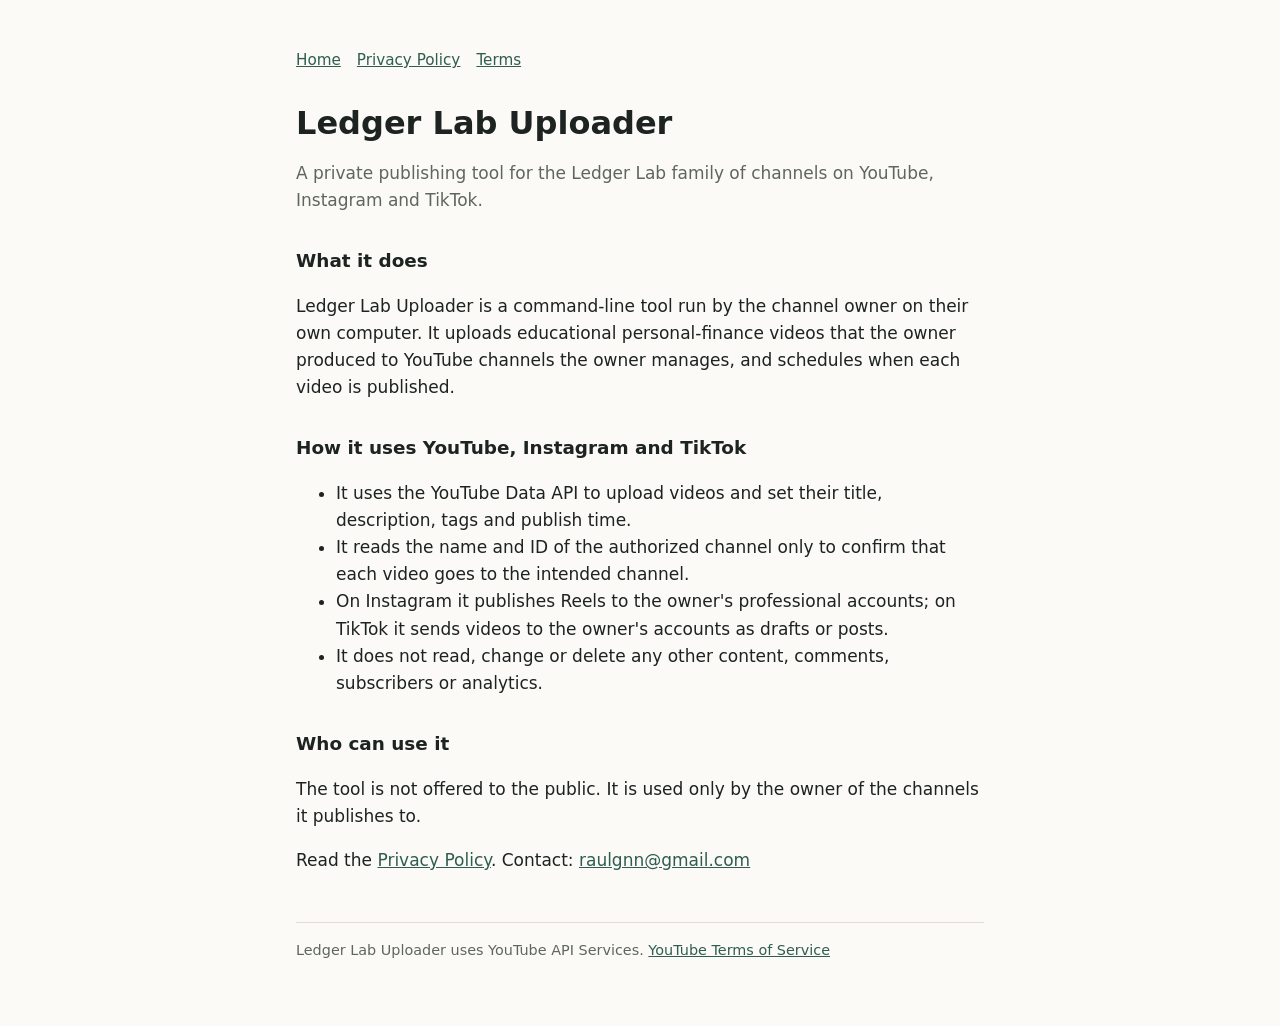
<file: index.html>
<!doctype html>
<html lang="en">
<head>
<meta charset="utf-8">
<meta name="viewport" content="width=device-width, initial-scale=1">
<title>Ledger Lab Uploader</title>
<link rel="stylesheet" href="style.css">
</head>
<body>
<main>
<nav><a href="./">Home</a><a href="privacy.html">Privacy Policy</a><a href="terms.html">Terms</a></nav>
<h1>Ledger Lab Uploader</h1>
<p class="muted">A private publishing tool for the Ledger Lab family of channels on YouTube, Instagram and TikTok.</p>

<h2>What it does</h2>
<p>Ledger Lab Uploader is a command-line tool run by the channel owner on their own computer. It uploads
educational personal-finance videos that the owner produced to YouTube channels the owner manages, and
schedules when each video is published.</p>

<h2>How it uses YouTube, Instagram and TikTok</h2>
<ul>
<li>It uses the YouTube Data API to upload videos and set their title, description, tags and publish time.</li>
<li>It reads the name and ID of the authorized channel only to confirm that each video goes to the intended channel.</li>
<li>On Instagram it publishes Reels to the owner's professional accounts; on TikTok it sends videos to the owner's accounts as drafts or posts.</li>
<li>It does not read, change or delete any other content, comments, subscribers or analytics.</li>
</ul>

<h2>Who can use it</h2>
<p>The tool is not offered to the public. It is used only by the owner of the channels it publishes to.</p>

<p>Read the <a href="privacy.html">Privacy Policy</a>. Contact: <a href="mailto:raulgnn@gmail.com">raulgnn@gmail.com</a></p>

<footer>Ledger Lab Uploader uses YouTube API Services. <a href="https://www.youtube.com/t/terms">YouTube Terms of Service</a></footer>
</main>
</body>
</html>
</file>
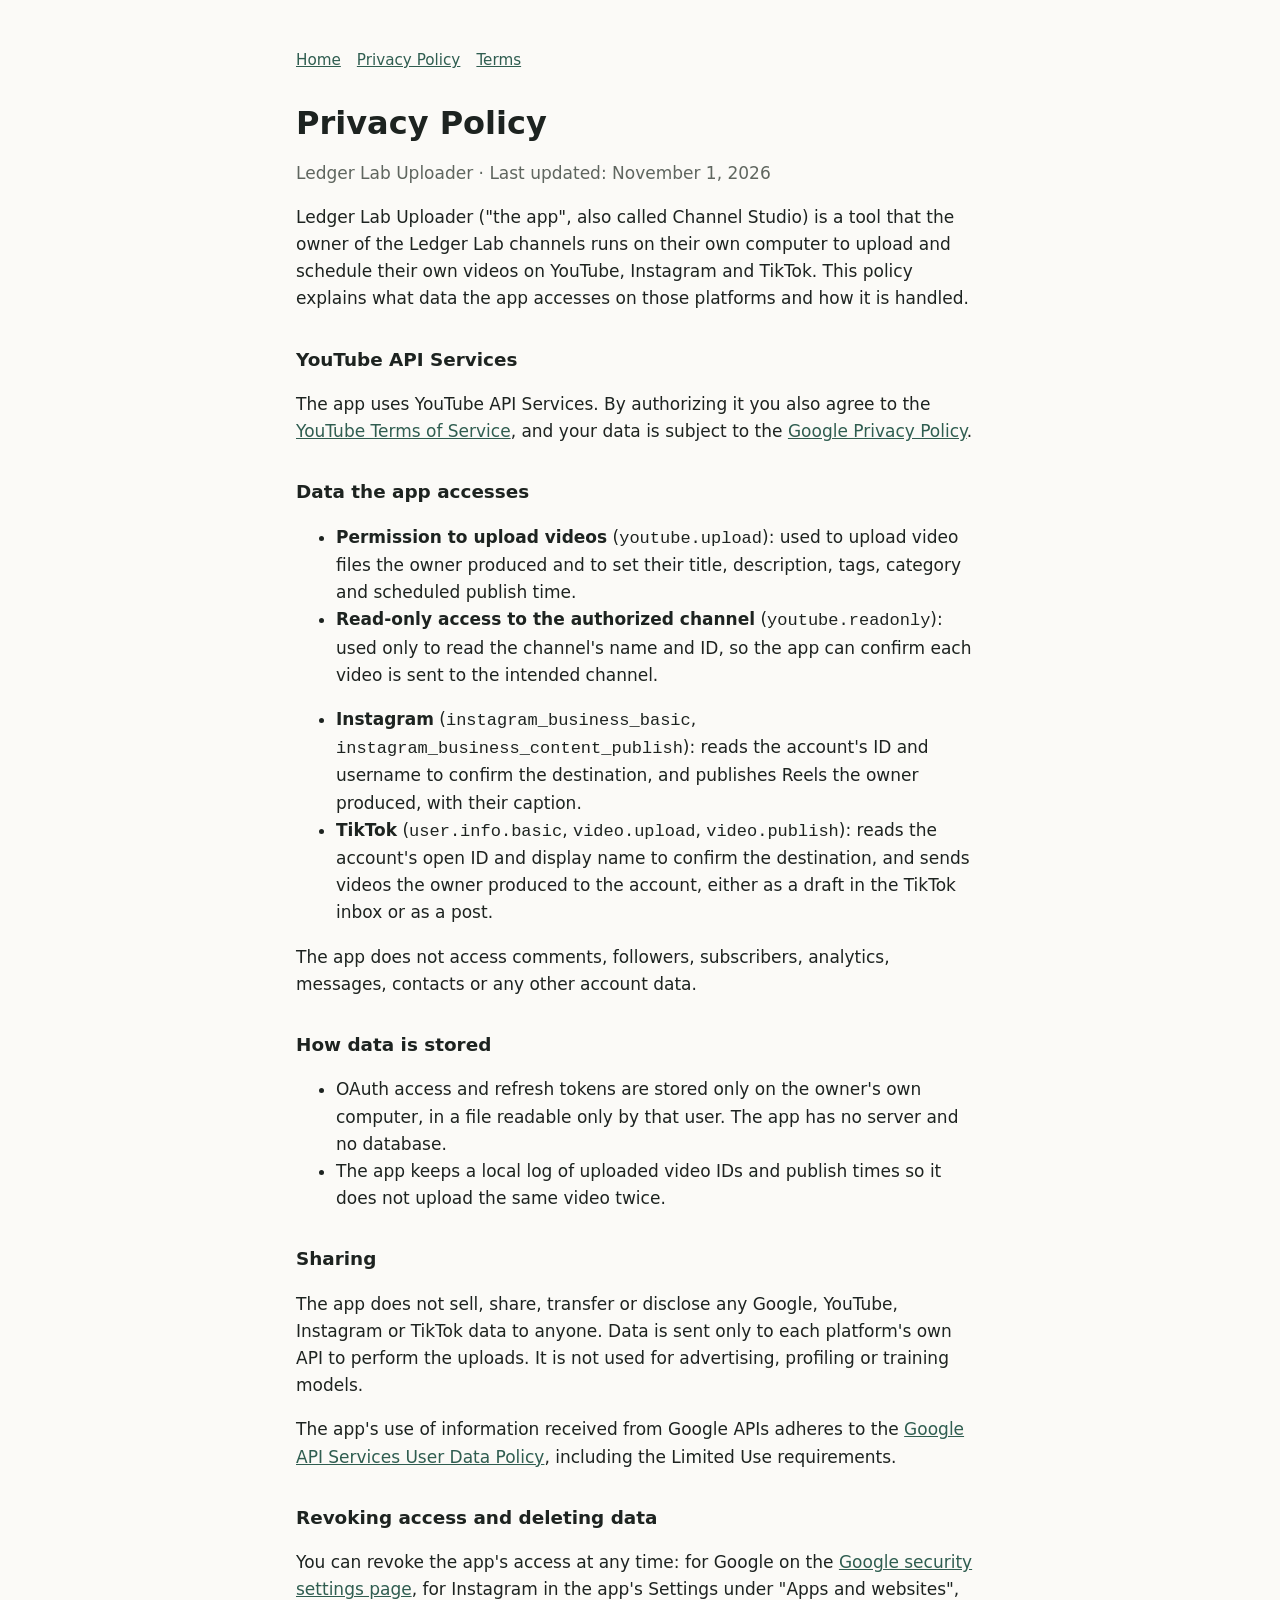
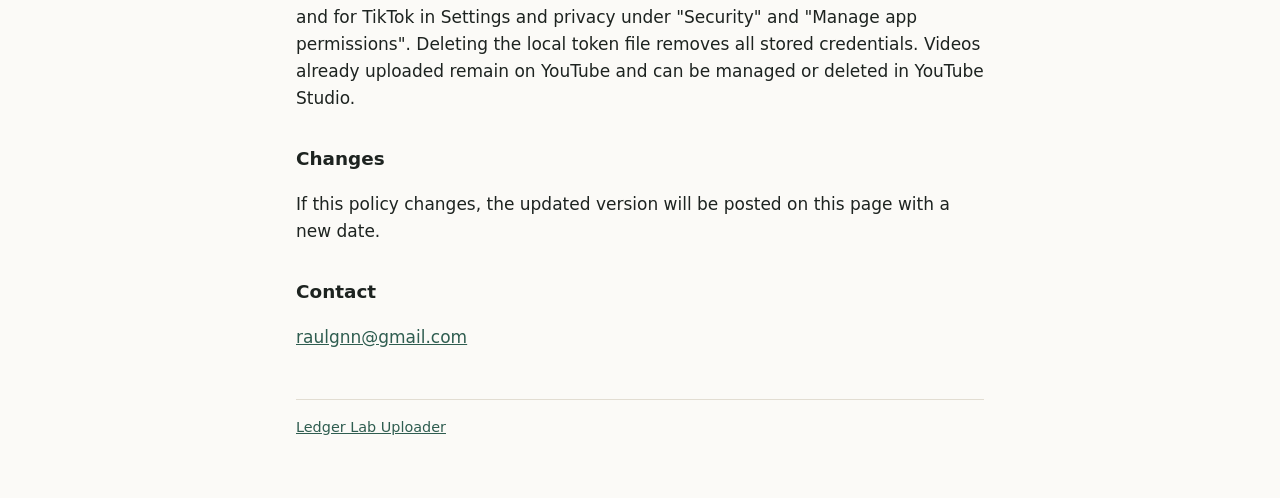
<file: privacy.html>
<!doctype html>
<html lang="en">
<head>
<meta charset="utf-8">
<meta name="viewport" content="width=device-width, initial-scale=1">
<title>Privacy Policy · Ledger Lab Uploader</title>
<link rel="stylesheet" href="style.css">
</head>
<body>
<main>
<nav><a href="./">Home</a><a href="privacy.html">Privacy Policy</a><a href="terms.html">Terms</a></nav>
<h1>Privacy Policy</h1>
<p class="muted">Ledger Lab Uploader · Last updated: November 1, 2026</p>

<p>Ledger Lab Uploader ("the app", also called Channel Studio) is a tool that the owner of the Ledger Lab channels
runs on their own computer to upload and schedule their own videos on YouTube, Instagram and TikTok. This policy
explains what data the app accesses on those platforms and how it is handled.</p>

<h2>YouTube API Services</h2>
<p>The app uses YouTube API Services. By authorizing it you also agree to the
<a href="https://www.youtube.com/t/terms">YouTube Terms of Service</a>, and your data is subject to the
<a href="https://policies.google.com/privacy">Google Privacy Policy</a>.</p>

<h2>Data the app accesses</h2>
<ul>
<li><strong>Permission to upload videos</strong> (<code>youtube.upload</code>): used to upload video files the owner produced and to set
their title, description, tags, category and scheduled publish time.</li>
<li><strong>Read-only access to the authorized channel</strong> (<code>youtube.readonly</code>): used only to read the channel's name and ID,
so the app can confirm each video is sent to the intended channel.</li>
</ul>
<ul>
<li><strong>Instagram</strong> (<code>instagram_business_basic</code>, <code>instagram_business_content_publish</code>): reads the
account's ID and username to confirm the destination, and publishes Reels the owner produced, with their caption.</li>
<li><strong>TikTok</strong> (<code>user.info.basic</code>, <code>video.upload</code>, <code>video.publish</code>): reads the account's
open ID and display name to confirm the destination, and sends videos the owner produced to the account, either as a
draft in the TikTok inbox or as a post.</li>
</ul>
<p>The app does not access comments, followers, subscribers, analytics, messages, contacts or any other account data.</p>

<h2>How data is stored</h2>
<ul>
<li>OAuth access and refresh tokens are stored only on the owner's own computer, in a file readable only by
that user. The app has no server and no database.</li>
<li>The app keeps a local log of uploaded video IDs and publish times so it does not upload the same video twice.</li>
</ul>

<h2>Sharing</h2>
<p>The app does not sell, share, transfer or disclose any Google, YouTube, Instagram or TikTok data to anyone. Data
is sent only to each platform's own API to perform the uploads. It is not used for advertising, profiling or
training models.</p>
<p>The app's use of information received from Google APIs adheres to the
<a href="https://developers.google.com/terms/api-services-user-data-policy">Google API Services User Data Policy</a>,
including the Limited Use requirements.</p>

<h2>Revoking access and deleting data</h2>
<p>You can revoke the app's access at any time: for Google on the
<a href="https://security.google.com/settings/security/permissions">Google security settings page</a>, for Instagram in
the app's Settings under "Apps and websites", and for TikTok in Settings and privacy under "Security" and "Manage app permissions".
Deleting the local token file removes all stored credentials. Videos already uploaded remain on YouTube and
can be managed or deleted in YouTube Studio.</p>

<h2>Changes</h2>
<p>If this policy changes, the updated version will be posted on this page with a new date.</p>

<h2>Contact</h2>
<p><a href="mailto:raulgnn@gmail.com">raulgnn@gmail.com</a></p>

<footer><a href="./">Ledger Lab Uploader</a></footer>
</main>
</body>
</html>
</file>
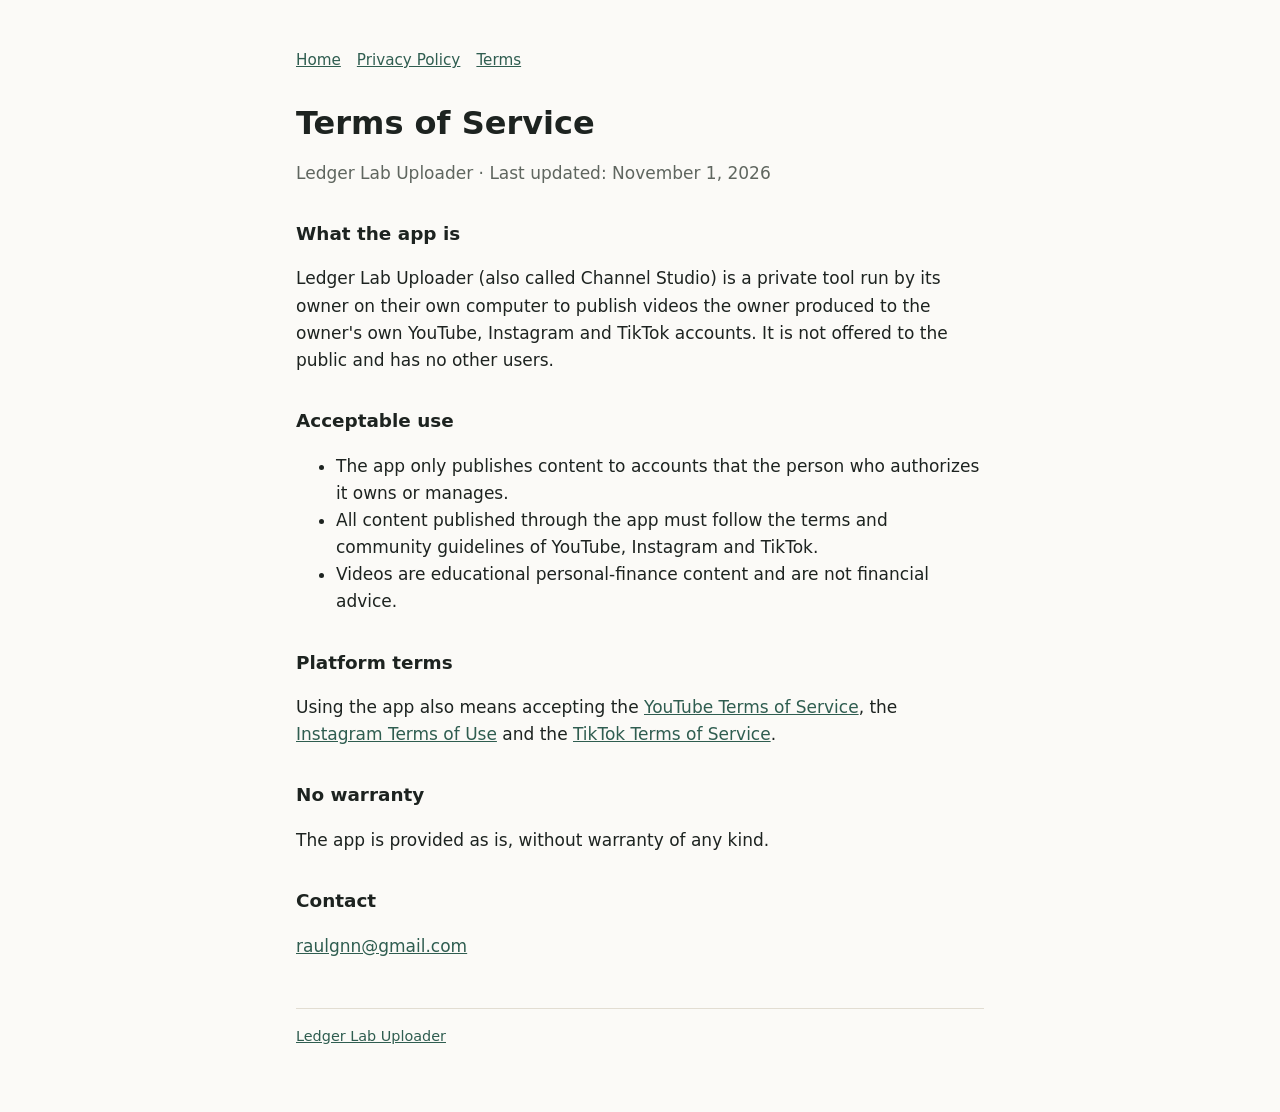
<file: terms.html>
<!doctype html>
<html lang="en">
<head>
<meta charset="utf-8">
<meta name="viewport" content="width=device-width, initial-scale=1">
<title>Terms of Service · Ledger Lab Uploader</title>
<link rel="stylesheet" href="style.css">
</head>
<body>
<main>
<nav><a href="./">Home</a><a href="privacy.html">Privacy Policy</a><a href="terms.html">Terms</a></nav>
<h1>Terms of Service</h1>
<p class="muted">Ledger Lab Uploader · Last updated: November 1, 2026</p>

<h2>What the app is</h2>
<p>Ledger Lab Uploader (also called Channel Studio) is a private tool run by its owner on their own computer to
publish videos the owner produced to the owner's own YouTube, Instagram and TikTok accounts. It is not offered to
the public and has no other users.</p>

<h2>Acceptable use</h2>
<ul>
<li>The app only publishes content to accounts that the person who authorizes it owns or manages.</li>
<li>All content published through the app must follow the terms and community guidelines of YouTube, Instagram and TikTok.</li>
<li>Videos are educational personal-finance content and are not financial advice.</li>
</ul>

<h2>Platform terms</h2>
<p>Using the app also means accepting the <a href="https://www.youtube.com/t/terms">YouTube Terms of Service</a>,
the <a href="https://help.instagram.com/581066165581870">Instagram Terms of Use</a> and the
<a href="https://www.tiktok.com/legal/page/global/terms-of-service/en">TikTok Terms of Service</a>.</p>

<h2>No warranty</h2>
<p>The app is provided as is, without warranty of any kind.</p>

<h2>Contact</h2>
<p><a href="mailto:raulgnn@gmail.com">raulgnn@gmail.com</a></p>

<footer><a href="./">Ledger Lab Uploader</a></footer>
</main>
</body>
</html>
</file>
<file: style.css>
:root{--bg:#fbfaf7;--ink:#1d2320;--muted:#5f665f;--accent:#2f5d50;--rule:#e2ddd2}
@media (prefers-color-scheme:dark){:root{--bg:#121513;--ink:#e9ece7;--muted:#9aa39b;--accent:#7cc3ad;--rule:#2a302c}}
*{box-sizing:border-box}
body{margin:0;background:var(--bg);color:var(--ink);font:17px/1.6 system-ui,-apple-system,"Segoe UI",sans-serif}
main{max-width:720px;margin:0 auto;padding:48px 16px 64px}
h1{font-size:2rem;line-height:1.2;margin:0 0 8px}
h2{font-size:1.15rem;margin:32px 0 8px}
p,li{color:var(--ink)} .muted{color:var(--muted)}
a{color:var(--accent)}
nav{display:flex;gap:16px;margin-bottom:32px;font-size:.95rem}
footer{margin-top:48px;padding-top:16px;border-top:1px solid var(--rule);color:var(--muted);font-size:.9rem}
</file>
